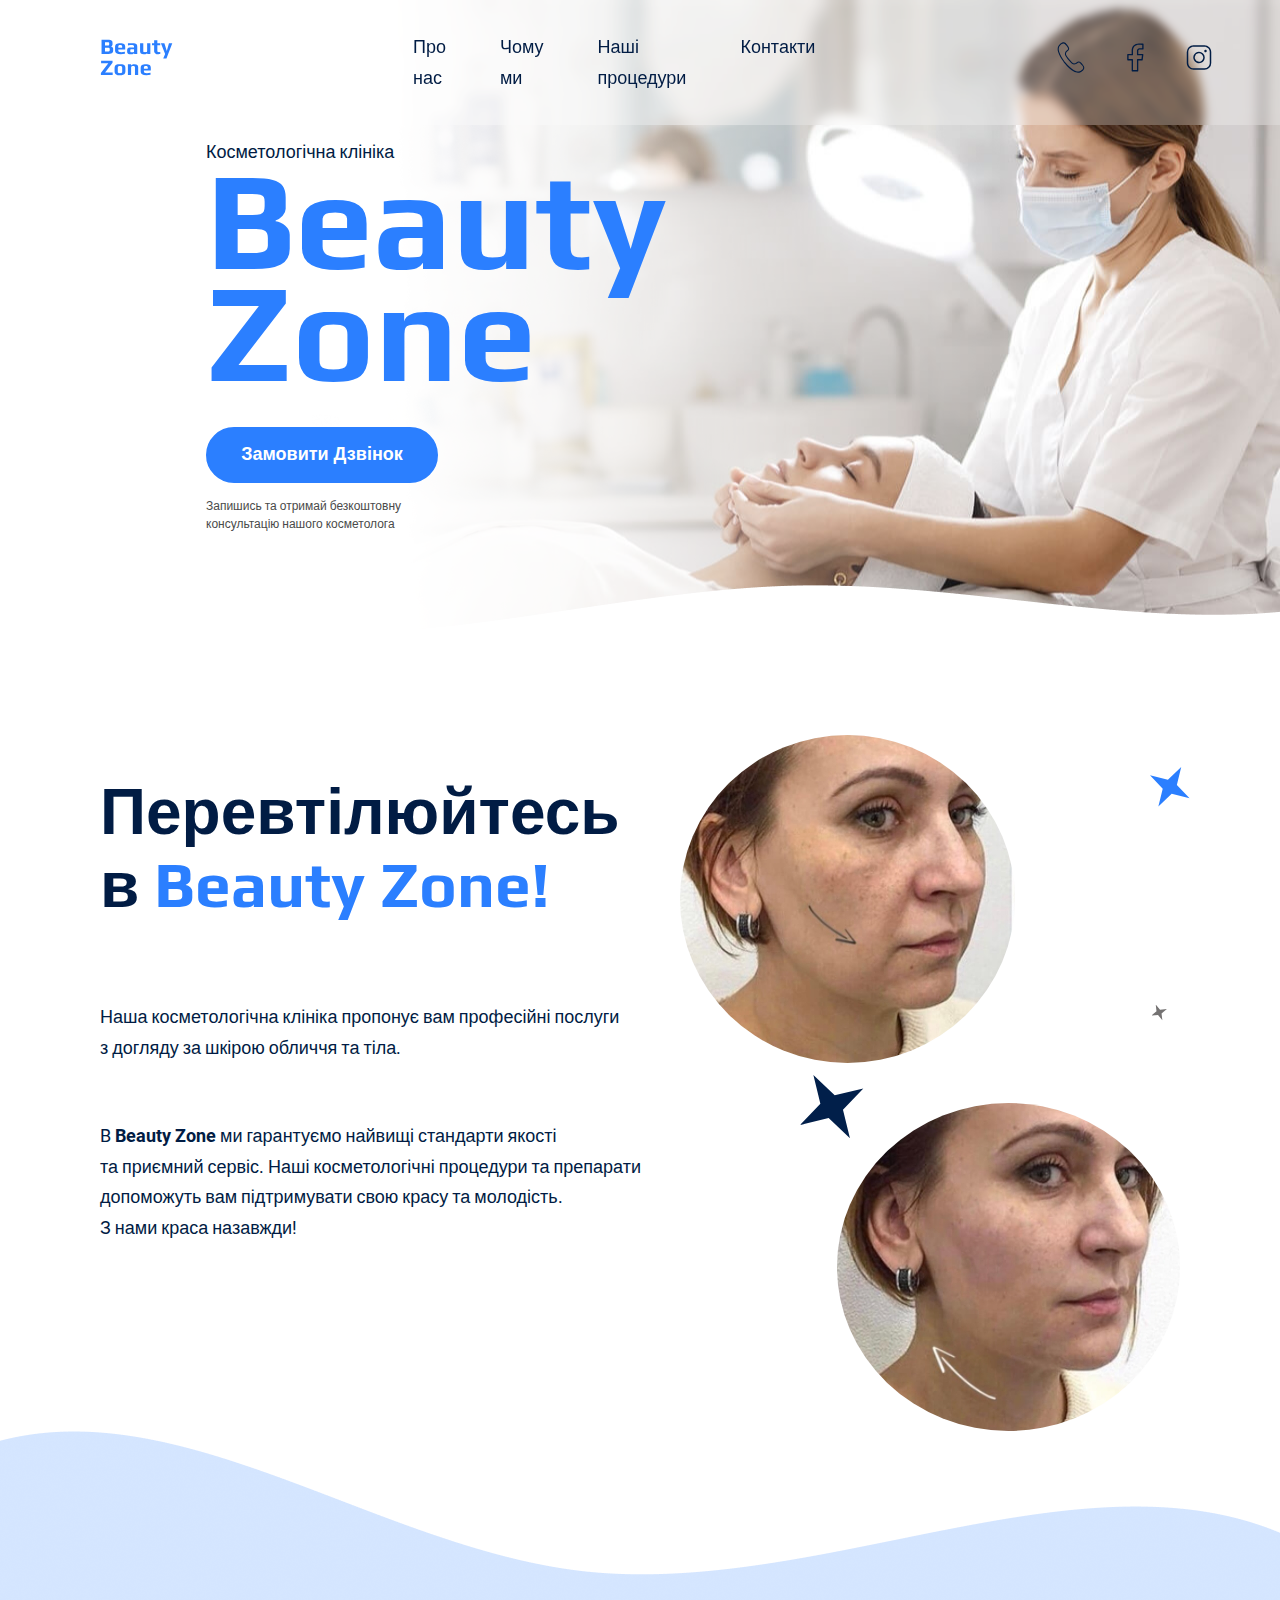
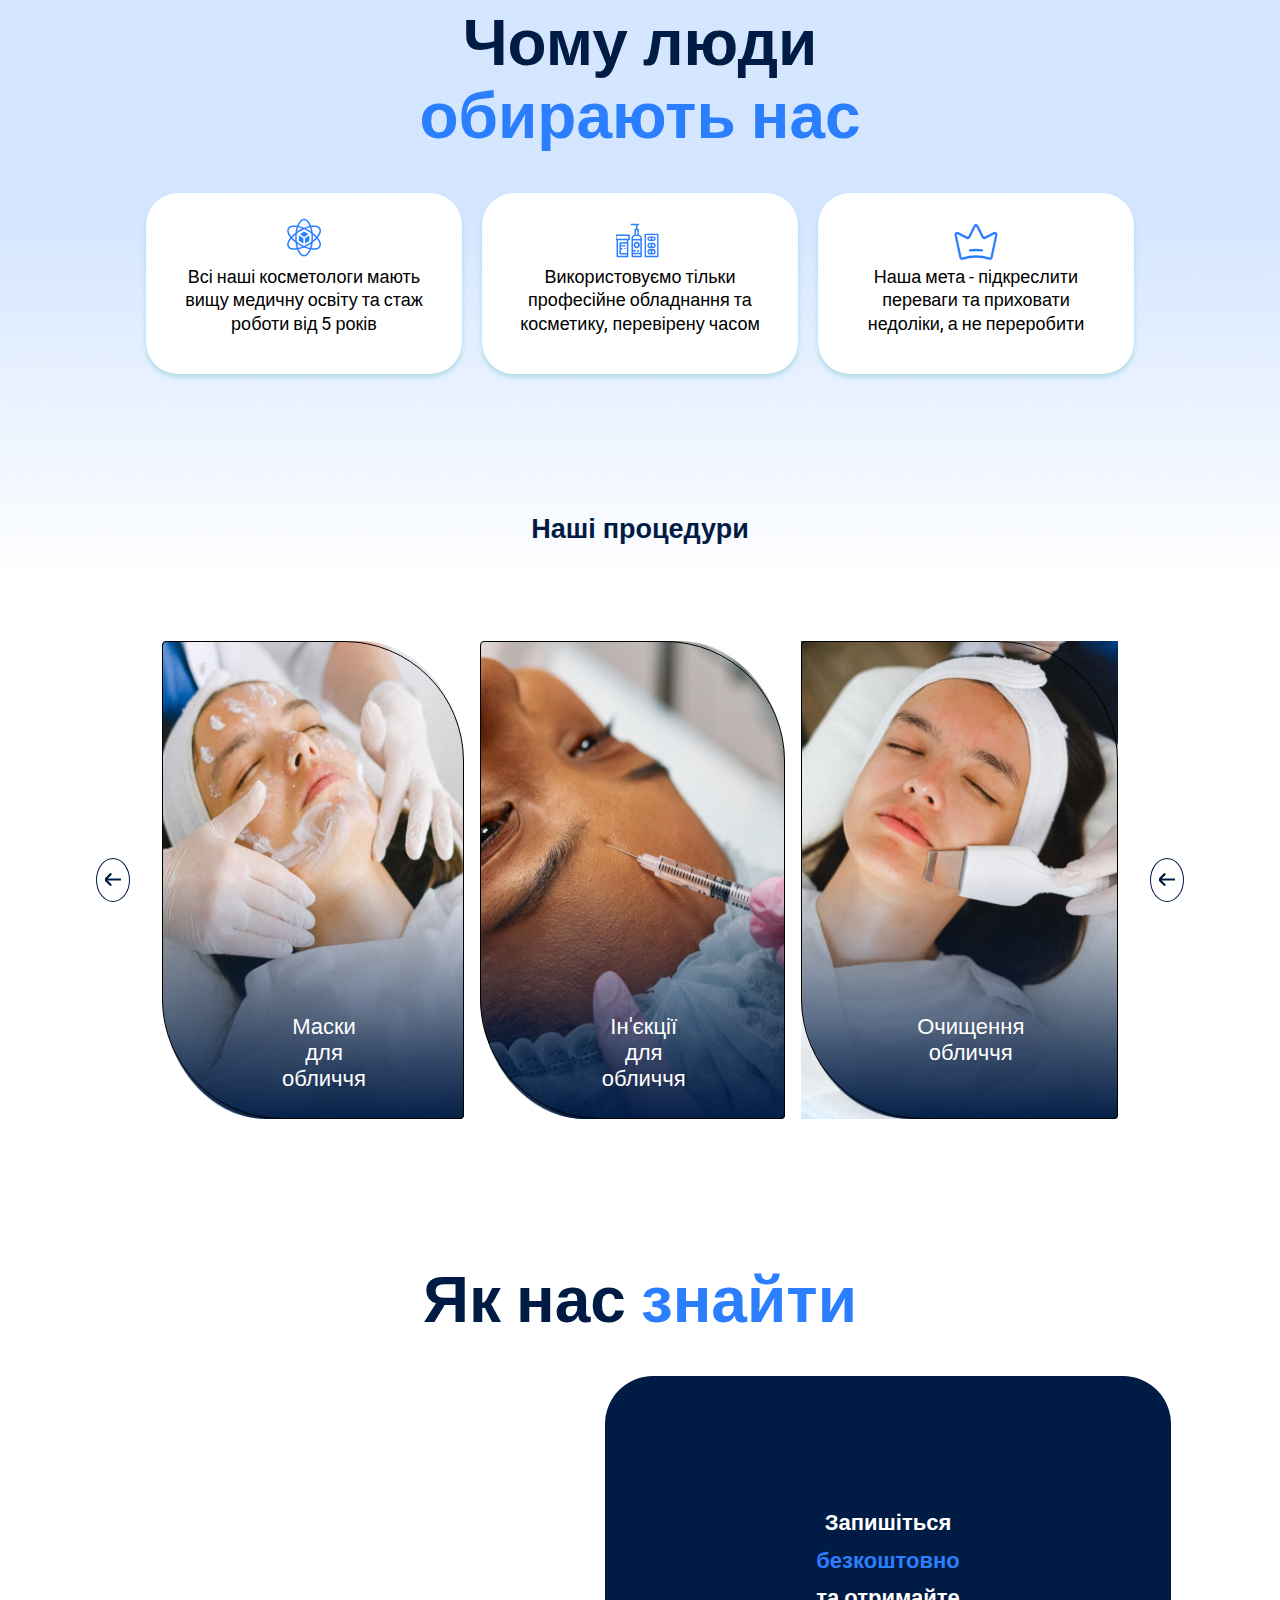
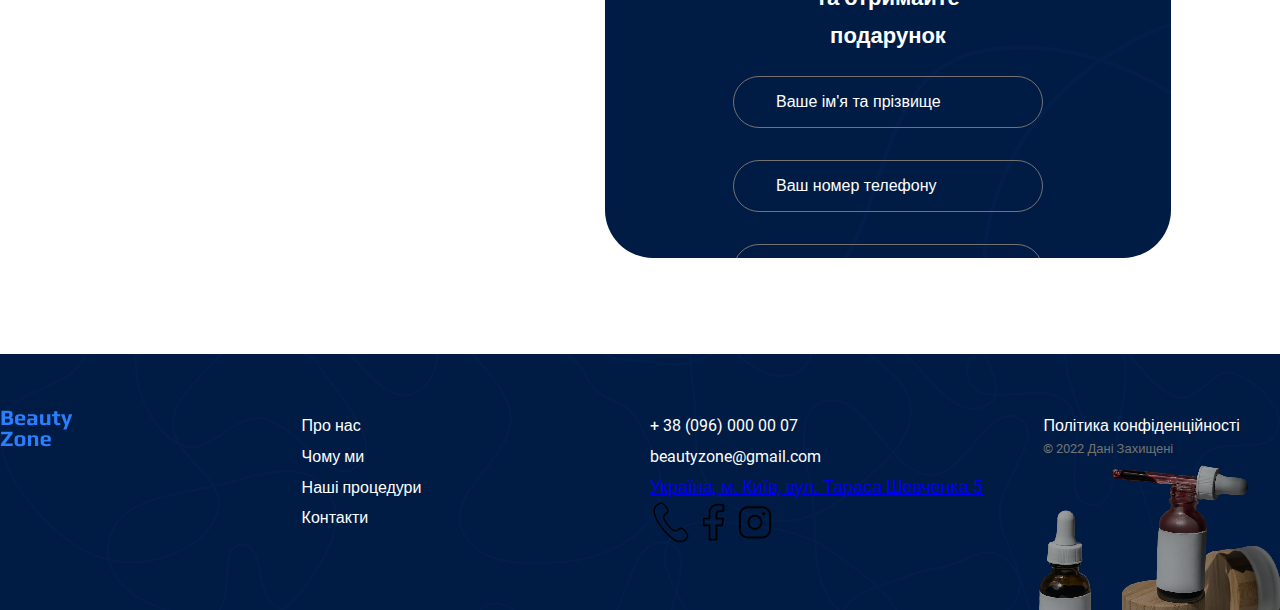
<file: index.html>
<!DOCTYPE html>
<html lang="en">
  <head>
    <meta charset="UTF-8" />
    <meta name="viewport" content="width=device-width, initial-scale=1.0" />
    <title>Beauty Zone</title>

    <link rel="stylesheet" href="css/styles.css" />
  </head>
  <body>
    <header class="header">
      <div class="container header__container">
        <img
          class="header__back"
          src="./images/background.png"
          alt="main-background"
        />
        <nav class="header__nav">
          <a href="index.html">
            <img src="images/logo.svg" alt="Логотип Beauty Zone" />
          </a>
          <ul class="header__menu">
            <li>
              <a class="header__link" href="#about-us-section">Про нас</a>
            </li>
            <li>
              <a class="header__link" href="#choose-us-section">Чому ми</a>
            </li>
            <li>
              <a class="header__link" href="#our-procedures-section"
                >Наші процедури</a
              >
            </li>
            <li>
              <a class="header__link" href="#contact-section">Контакти</a>
            </li>
          </ul>
          <ul class="header__icons">
            <li>
              <a href="#">
                <svg class="header__icon-link" width="32" height="32">
                  <use href="./images/icons.svg#icon-telephone-receiver"></use>
                </svg>
              </a>
            </li>
            <li>
              <a href="#">
                <svg class="header__icon-link" width="32" height="32">
                  <use href="./images/icons.svg#icon-facebook"></use>
                </svg>
              </a>
            </li>
            <li>
              <a href="#">
                <svg class="header__icon-link" width="32" height="32">
                  <use href="./images/icons.svg#icon-instagram"></use>
                </svg>
              </a>
            </li>
          </ul>
        </nav>
      </div>
    </header>
    <main>
      <section class="hero-section section">
        <div class="container hero-section-container">
          <p class="pre-hero-title">Косметологічна клініка</p>
          <h1 class="hero-title">
            Beauty <br />
            Zone
          </h1>
          <button class="button modal-btn-open" type="button">
            Замовити Дзвінок
          </button>
          <p class="advice">
            Запишись та отримай безкоштовну <br />
            консультацію нашого косметолога
          </p>
        </div>
      </section>
      <section class="about-us-section section" id="about-us-section">
        <div class="container">
          <div class="about-us-container">
            <div class="about-us-content">
              <h2 class="section-title-first">
                Перевтілюйтесь <br />
                в <span class="accent">Beauty Zone!</span>
              </h2>
              <p>
                Наша косметологічна клініка пропонує вам професійні послуги
                <br />
                з догляду за шкірою обличчя та тіла.
              </p>
              <p class="first-section-text">
                B <span class="accent">Beauty Zone</span> ми гарантуємо найвищі
                стандарти якості <br />
                та приємний сервіс. Наші косметологічні процедури та препарати
                <br />
                допоможуть вам підтримувати свою красу та молодість. <br />
                З нами краса назавжди!
              </p>
            </div>
            <div class="about-us-images">
              <svg class="stars about-us-star-1" width="64" height="64">
                <use href="./images/icons.svg#icon-star_1"></use>
              </svg>
              <svg class="stars about-us-star-2" width="40" height="40">
                <use href="./images/icons.svg#icon-star_2"></use>
              </svg>
              <svg class="stars about-us-star-3" width="16" height="16">
                <use href="./images/icons.svg#icon-star_3"></use>
              </svg>

              <img
                class="about-us-before"
                src="images/Face-before.jpeg"
                alt="Face before procedures"
              />
              <img
                class="about-us-after"
                src="images/Face-after.jpeg"
                alt="Face after procedures"
              />
            </div>
          </div>
        </div>
      </section>
      <div class="wave-background">
        <section class="choose-us-section section" id="choose-us-section">
          <div class="container">
            <h2 class="section-title">
              Чому люди <br />
              <span class="accent">обирають нас</span>
            </h2>
            <ul class="choose-list">
              <li>
                <article class="choose-card">
                  <svg class="choose-icon" width="48" height="48">
                    <use href="./images/icons.svg#icon-nuclear"></use>
                  </svg>
                  <p class="why-we-are-good">
                    Всі наші косметологи мають вищу медичну освіту та стаж
                    роботи від 5 років
                  </p>
                </article>
              </li>
              <li>
                <article class="choose-card">
                  <svg class="choose-icon" width="48" height="48">
                    <use href="./images/icons.svg#icon-medicine-soap"></use>
                  </svg>
                  <p class="why-we-are-good">
                    Використовуємо тільки професійне обладнання та косметику,
                    перевірену часом
                  </p>
                </article>
              </li>
              <li>
                <article class="choose-card">
                  <svg class="choose-icon" width="48" height="48">
                    <use href="./images/icons.svg#icon-crown-light"></use>
                  </svg>
                  <p class="why-we-are-good">
                    Наша мета - підкреслити переваги та приховати недоліки, а не
                    переробити
                  </p>
                </article>
              </li>
            </ul>
          </div>
        </section>
        <section
          class="section our-procedures-section section"
          id="Our_procedures"
        >
          <div class="container our-procedures-section__container">
            <div class="our-procedures-section__flex">
              <h2 class="section__title">
                Наші <span class="accent">процедури</span>
              </h2>
              <div class="our-procedures-section__scroll-flex">
                <button class="carousel-button" type="button">
                  <svg width="16" height="16">
                    <use href="./images/icons.svg#icon-Arrow-left"></use>
                  </svg>
                </button>
                <ul class="our-procedures-section__procedures-boxes">
                  <li class="procedures-box">
                    <article class="procedures-box__card">
                      <img
                        class="procedures-box__gradient"
                        src="./images/gradient.png"
                        alt=""
                      />
                      <img
                        class="procedures-box__mask-image"
                        src="./images/first-mask.jpg"
                        alt="first_mask"
                      />
                      <h3 class="procedures-box__mask-title">
                        Маски для обличчя
                      </h3>
                    </article>
                  </li>
                  <li class="procedures-box">
                    <article class="procedures-box__card">
                      <img
                        class="procedures-box__gradient"
                        src="./images/gradient.png"
                        alt=""
                      />
                      <img
                        class="procedures-box__mask-image"
                        src="./images/second-mask.jpg"
                        alt="second-mask"
                      />
                      <h3 class="procedures-box__mask-title">
                        Ін'єкції для обличчя
                      </h3>
                    </article>
                  </li>
                  <li class="procedures-box">
                    <article class="procedures-box__card">
                      <img
                        class="procedures-box__gradient"
                        src="./images/gradient.png"
                        alt=""
                      />
                      <img
                        class="procedures-box__mask-image"
                        src="./images/clean-image.jpeg"
                        alt="third-mask"
                      />
                      <h3 class="procedures-box__mask-title">
                        Очищення обличчя
                      </h3>
                    </article>
                  </li>
                </ul>
                <button
                  class="carousel-button carousel-button--right"
                  type="button"
                >
                  <svg width="16" height="16">
                    <use href="./images/icons.svg#icon-Arrow-left"></use>
                  </svg>
                </button>
              </div>
            </div>
          </div>
        </section>
      </div>
      <section class="contact-section section" id="contact-section">
        <div class="container">
          <h2 class="section-title">
            Як нас <span class="accent">знайти</span>
          </h2>
          <div class="contact-container">
            <div class="contact-info">
              <iframe
                class="contact-map"
                src="https://www.google.com/maps/embed?pb=!1m18!1m12!1m3!1d2537.4764756686595!2d30.772655312714917!3d50.50670067148456!2m3!1f0!2f0!3f0!3m2!1i1024!2i768!4f13.1!3m3!1m2!1s0x40d4d97de411b701%3A0x48116b28f7f00d94!2z0LLRg9C70LjRhtGPINCi0LDRgNCw0YHQsCDQqNC10LLRh9C10L3QutCwLCA1LCDQkdGA0L7QstCw0YDQuCwg0JrQuNGX0LLRgdGM0LrQsCDQvtCx0LvQsNGB0YLRjCwg0KPQutGA0LDRl9C90LAsIDA3NDAw!5e0!3m2!1suk!2spl!4v1710249678180!5m2!1suk!2spl"
                width="605"
                height="481"
                style="border: 0"
                allowfullscreen=""
                loading="lazy"
                referrerpolicy="no-referrer-when-downgrade"
              ></iframe>
              <div class="contact-modal">
                <p class="contact-modal-text">
                  Запишіться <br />
                  <span class="contact-modal-span">безкоштовно</span><br />
                  та отримайте <br />
                  подарунок
                </p>
                <form autocomplete="on" name="modal-form"></form>
                <div class="contact-form-field">
                  <label
                    class="contact-form-label visually-hidden"
                    for="user-name"
                    >Ім'я</label
                  >
                  <input
                    class="contact-form-input"
                    type="text"
                    name="user-name"
                    id="user-name"
                    placeholder="Ваше ім'я та прізвище"
                    required
                    minlength="2"
                    maxlength="20"
                  />
                </div>

                <div class="contact-form-field">
                  <label
                    class="contact-form-label visually-hidden"
                    for="user-tel"
                    >Телефон</label
                  >
                  <input
                    class="contact-form-input"
                    type="tel"
                    name="user-tel"
                    id="user-tel"
                    placeholder="Ваш номер телефону"
                    required
                    pattern="^\+[0-9]{12}"
                  />
                </div>

                <div class="contact-form-field">
                  <label
                    class="contact-form-label visually-hidden"
                    for="user-email"
                    >Електронна пошта</label
                  >
                  <input
                    class="contact-form-input"
                    type="email"
                    name="user-email"
                    id="user-email"
                    placeholder="Ваша електронна пошта"
                    required
                  />
                </div>

                <button class="contact-form-button button" type="submit">
                  Замовити дзвінок
                </button>
                <p class="contact-form-terms">
                  Натискаючи на кнопку я погоджуюсь з
                  <a class="contact-form-terms-link" href="#"
                    >політикою конфіденційності</a
                  >
                </p>
              </div>
            </div>
          </div>
        </div>
      </section>
    </main>
    <footer class="footer">
      <div class="container">
        <div class="footer-container">
          <nav class="footer-nav">
            <div class="footer-logo">
              <a href="index.html">
                <img src="images/logo.svg" alt="Логотип Beauty Zone" />
              </a>
            </div>
            <ul class="footer-menu">
              <li>
                <a class="adress-link" href="#about-us-section">Про нас</a>
              </li>
              <li>
                <a class="adress-link" href="#choose-us-section">Чому ми</a>
              </li>
              <li>
                <a class="adress-link" href="#our-procedures-section"
                  >Наші процедури</a
                >
              </li>
              <li>
                <a class="adress-link" href="#contact-section">Контакти</a>
              </li>
            </ul>
          </nav>
          <address class="footer-adress">
            <div class="adress-list">
              <ul>
                <li>
                  <a class="adress-link" href="tel:+380960000007"
                    >+ 38 (096) 000 00 07</a
                  >
                </li>
                <li>
                  <a class="adress-link" href="mailto:beautyzone@gmail.com"
                    >beautyzone@gmail.com</a
                  >
                </li>
                <li>
                  <a
                    class="adress-links"
                    href="https://maps.app.goo.gl/8hZrKNcWUX3NktgZ9"
                    target="_blank"
                    >Україна, м. Київ, вул. Тараса Шевченка 5</a
                  >
                </li>
              </ul>
              <ul class="header-icons-footer">
                <li>
                  <a href="#">
                    <svg class="adress-icon" width="42" height="42">
                      <use
                        href="./images/icons.svg#icon-telephone-receiver"
                      ></use>
                    </svg>
                  </a>
                </li>
                <li>
                  <a href="#">
                    <svg class="adress-icon" width="42" height="42">
                      <use href="./images/icons.svg#icon-facebook"></use>
                    </svg>
                  </a>
                </li>
                <li>
                  <a href="#">
                    <svg class="adress-icon" width="42" height="42">
                      <use href="./images/icons.svg#icon-instagram"></use>
                    </svg>
                  </a>
                </li>
              </ul>
            </div>
            <div class="adress-info">
              <a class="adress-link" href="#" target="_blank"
                >Політика конфіденційності</a
              >
              <p class="data-is-protected">&copy; 2022 Дані Захищені</p>
            </div>
          </address>
        </div>
      </div>
    </footer>
    <div class="backdrop is-hidden">
      <div class="modal">
        <button class="modal-btn-close" type="button">Close</button>
        <h2 class="modal-title">Замовити дзвінок</h2>
        <p class="modal-text">
          Запишіться <br />
          <span class="modal-span">безкоштовно</span><br />
          та отримайте <br />
          подарунок
        </p>
        <form autocomplete="on" name="modal-form"></form>
        <div class="form-field">
          <label class="form-label visually-hidden" for="user-name">Ім'я</label>
          <input
            class="form-input"
            type="text"
            name="user-name"
            id="username"
            placeholder="Ваше ім'я та прізвище"
            required
            minlength="2"
            maxlength="20"
          />
        </div>

        <div class="form-field">
          <label class="form-label visually-hidden" for="user-tel"
            >Телефон</label
          >
          <input
            class="form-input"
            type="tel"
            name="user-tel"
            id="usertel"
            placeholder="Ваш номер телефону"
            required
            pattern="^\+[0-9]{12}"
          />
        </div>

        <div class="form-field">
          <label class="form-label visually-hidden" for="user-email"
            >Електронна пошта</label
          >
          <input
            class="form-input"
            type="email"
            name="user-email"
            id="useremail"
            placeholder="Ваша електронна пошта"
            required
          />
        </div>

        <button class="button form-button" type="submit">
          Замовити дзвінок
        </button>
        <p class="form-terms">
          Натискаючи на кнопку я погоджуюсь з
          <a class="form-terms-link" href="#">політикою конфіденційності</a>
        </p>
      </div>
    </div>

    <script src="./modal.js"></script>
  </body>
</html>
</file>
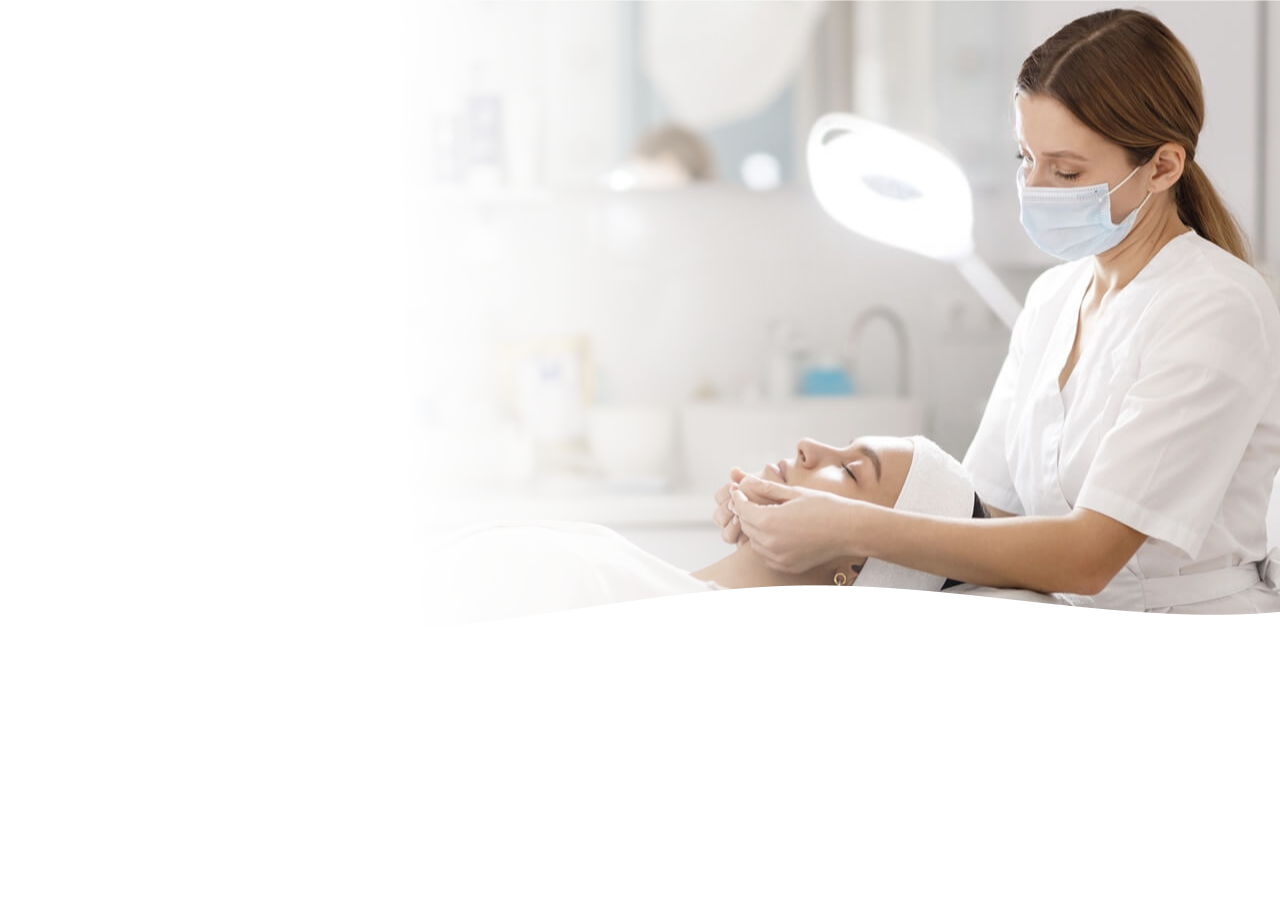
<file: пп/index.html>
<!DOCTYPE html>
<html lang="en">
  <head>
    <meta charset="UTF-8" />
    <meta name="viewport" content="width=device-width, initial-scale=1.0" />
    <title>Document</title>
    <link rel="stylesheet" href="./main.css" />
  </head>
  <body>
    <header class="header">
      <div class="container header-container">
        <img class="photo" src="./background.png" alt="fsdf" />
      </div>
    </header>
    <main>
      <section class="hero-section">
        <div class="container hero-container">
          <p>dfsdfdsf</p>
        </div>
      </section>
    </main>
  </body>
</html>
</file>
<file: css/styles.css>
@font-face {
    font-display: swap;
    font-family: 'Play';
    font-style: normal;
    font-weight: 400;
    src: url('../fonts/play-v19-latin-regular.woff2') format('woff2');
}

@font-face {
    font-display: swap;
    font-family: 'Play';
    font-style: normal;
    font-weight: 700;
    src: url('../fonts/play-v19-latin-700.woff2') format('woff2');
}

@font-face {
    font-display: swap;
    font-family: 'Roboto';
    font-style: normal;
    font-weight: 400;
    src: url('../fonts/roboto-v30-latin-regular.woff2') format('woff2');
}

@font-face {
    font-display: swap;
    font-family: 'Roboto';
    font-style: normal;
    font-weight: 700;
    src: url('../fonts/roboto-v30-latin-700.woff2') format('woff2');
}


:root {
    --color-primary-blue: #2B7FFF;
    --color-primary-blue-dark: #011C44;
    --color-pimary-white: #ffffff;
    --color-secondary-grey: #4A4A4A;
    --color-primary-blue: #2b7fff;
        --color-primary-dark: #011c44;
        --color-secondary-dark: #000;
        --color-background: #fff;
        --color-secondary-gray: #747272;
}

.visually-hidden {
    position: absolute;
    left: -10000px;
    top: auto;
    width: 1px;
    height: 1px;
    overflow: hidden;
}

/*Base*/

*,
*::after,
*::before {
    box-sizing: border-box;
}

body {
    color: var(--color-primary-blue-dark);
    font-family: 'Roboto', sans-serif ;
    font-weight: 400;
    font-size: 18px;
    line-height: 1.7;
    text-transform: none;
    margin: 0;
}

address {
    font-style: normal;
}

h2 {
    margin-bottom: 40px;
}

h1,
h2,
h3,
h4,
h5,
h6,
p {
    margin-top: 0;
}   

a {
    display: inline-block;
}

ul {
    margin: 0;
    padding: 0;
    list-style-type: none;
}

li {
    list-style-type: none;
}

address {
    font-style: normal;
}

.container {
    width: 100%;
    max-width: 1440px;
    margin: 0 auto;
}

.section {
    padding: 48px 0;
    padding-bottom: 96px;
}

/* Hero */
.hero-section {
    background-repeat: no-repeat;
    background-position: right top;
    background-size: cover;
    padding-bottom: 190px;
    padding-top: 16px;
}

.hero-section-container {
    padding-left:206px;
}

.hero-title {
    color: var(--color-primary-blue);
    font-family: 'Play', sans-serif;
    font-weight: 700;
    font-size: 140px;
    line-height: 0.8;
    margin-bottom: 40px;
}

.hero-image{
    border-radius: 50%;
    margin-bottom: 40px;
}

.hero-image-second{
    border-radius: 50%;
    margin-left: 204px;
}


.advice {
    color: var(--color-secondary-grey);
}
 
/* Link */ 
.link {
    color: var(--color-primary-blue-dark);
    font-size: 18px;
    font-weight: 400;
    line-height: 1.2;
    text-decoration: none; 
}

.link:hover{
    color: var(--color-primary-blue);
    font-size: 18px;
    font-weight: 700;
    line-height: 1.2;
}

/* Header */
.header__container {
    position: relative;
    display: flex;
    align-items: center;
}

.header__back {
    position: absolute;
    z-index: -1;
    top: 0;
}

.header__nav {
    display: flex;
    align-items: center;
    flex-grow: 1;
    gap: 240px;
    padding: 32px 100px;
    backdrop-filter: blur(5px);
    background-color: rgba(255, 255, 255, 0.25);
}

.header__menu {
    display: flex;
    gap: 54px;
    width: 100%;
}

.header__link {
    display: flex;
    color: var(--color-primary-dark);
    text-decoration: none;
    -webkit-transition: color 0.2s;
    transition: color 0.2s;
}

.header__link:hover {
    color: var(--color-primary-blue);
}

.header__icons {
    display: flex;
    -webkit-box-pack: start;
    -ms-flex-pack: start;
    justify-content: flex-start;
    -webkit-box-align: center;
    -ms-flex-align: center;
    align-items: center;
    gap: 32px;
}

.header__icon-link {
    fill: var(--color-primary-dark);
    -webkit-transition: fill 0.2s;
    transition: fill 0.2s;
}

.header__icon-link:hover {
    fill: var(--color-primary-blue);
}
/* Button */
.button {
    color: var(--color-pimary-white);
    background-color: var(--color-primary-blue);
    border: 2px solid var(--color-primary-blue) ;
    border-radius: 30px;
    cursor: pointer;
    font-weight: 600;
    font-size: 18px;
    line-height: 1.2;
    width: 232px;
    height: 56px;
    margin-bottom: 14px;
}

.button:hover {
    background-color: transparent ;
    color: var(--color-primary-blue-dark);
    border: 2px solid var(--color-primary-blue);
}

/* About us */
.about-us-section {
    position: relative;
    padding: 0;
}

.about-us-container {
    display: flex;
    justify-content: space-between;
    gap: 32px;
    padding: 0 100px;
}

.about-us-content {
    display: flex;
        -webkit-box-orient: vertical;
        -webkit-box-direction: normal;
        -ms-flex-direction: column;
        flex-direction: column;
        -webkit-box-align: start;
        -ms-flex-align: start;
        align-items: flex-start;
        gap: 40px;
        max-width: 710px;
        width: 100%;
        padding-top: 40px;
}

.about-us-images {
    position: relative;
        display: grid;
        -webkit-column-gap: 0;
        -moz-column-gap: 0;
        column-gap: 0;
        row-gap: 40px;
        max-width: 500px;
        width: 100%;
        justify-items: start;
}

.about-us-before {
    justify-self: start;
    border-radius: 50%;
}

.about-us-after {
    justify-self: end;
    border-radius: 50%;
}

.stars {
    position: absolute;
    -webkit-animation-name: spin;
    animation-name: spin;
    -webkit-animation-duration: 1.5s;
    animation-duration: 1.5s;
    -webkit-animation-iteration-count: infinite;
    animation-iteration-count: infinite;
    -webkit-animation-timing-function: ease-in-out;
    animation-timing-function: ease-in-out;
}

.about-us-star-1 {
    top: 340px;
    left: 120px;
}

.about-us-star-2 {
    top: 32px;
    left: 470px;
}

.about-us-star-3 {
    top: 270px;
    left: 472px;
}



/* Procedures */
.our-procedures-section__container {
    padding: 0 112px;
}

.our-procedures-section__flex {
    display: -webkit-box;
    display: -ms-flexbox;
    display: flex;
    -webkit-box-orient: vertical;
    -webkit-box-direction: normal;
    -ms-flex-direction: column;
    flex-direction: column;
    -webkit-box-align: center;
    -ms-flex-align: center;
    align-items: center;
    gap: 48px;
}

.our-procedures-section__procedures-boxes {
    display: -webkit-box;
    display: -ms-flexbox;
    display: flex;
    gap: 16px;
}

.our-procedures-section__scroll-flex {
    display: -webkit-box;
    display: -ms-flexbox;
    display: flex;
    -webkit-box-align: center;
    -ms-flex-align: center;
    align-items: center;
    gap: 32px;
}

.procedures-box {
    position: relative;
    -webkit-transition: -webkit-transform 0.3s;
    transition: -webkit-transform 0.3s;
    transition: transform 0.3s;
    transition: transform 0.3s, -webkit-transform 0.3s;
}

.procedures-box:hover {
    -webkit-transform: scale(1.05);
    -ms-transform: scale(1.05);
    transform: scale(1.05);
    cursor: pointer;
}

.procedures-box__card {
    border: 1px solid black;
    border-radius: 4px 120px 4px 120px;
    padding: 372px 93px 32px 115px;
    text-align: center;
}

.procedures-box__gradient {
    position: absolute;
    left: 0;
    top: 0;
    width: 100%;
    height: 100%;
    z-index: -1;
}

.procedures-box__mask-image {
    position: absolute;
    left: 0;
    top: 0;
    width: 100%;
    height: 100%;
    z-index: -2;
}

.procedures-box__mask-title {
    position: relative;
    color: var(--color-background);
    font-weight: 400;
    font-size: 22px;
    line-height: 1.18;
    max-height: 50px;
    height: 100%;
}

/* Advantages Section */
.section-title {
    color: var(--color-primary-blue-dark);
    font-family: 'Play', sans-serif;
        font-weight: 700;
        font-size: 64px;
        line-height: 1.15;
        text-align: center;
}
.section-title .accent {
    color: var(--color-primary-blue);
}

.section-title-first {
    color: var(--color-primary-blue-dark);
    font-family: 'Play', sans-serif;
    font-weight: 700;
    font-size: 64px;
    line-height: 1.15;
}

.section-title-first .accent {
    color: var(--color-primary-blue);
    font-family: 'Play', sans-serif;
    font-weight: 700;
    font-size: 64px;
    line-height: 1.15;
}

/* choose-us-section */
.choose-us-section {
    padding-bottom: 85px;
    padding-top: 175px;
}

.choose-list {
    display: flex;
    justify-content: center;
    flex-wrap: wrap;
    gap: 20px;
}

.choose-card {
    padding: 24px 32px;
    width:316px ;
    height:181px ;
    border-radius: 32px;
    box-shadow:0 3px 5px lightblue ;
    background-color: #ffffff;
}

.why-we-are-good {
    color: #000000;
    font-size: 18px;
    line-height: 1.3;
    text-align: center;
}

.choose-icon {
    display: flex;
    margin-left: 102px;
    fill: var(--color-primary-blue);
}




/*contact-section*/
.contact-section {
    padding-bottom: 96px;
}

.contact-container {
    display: flex;
}

.contact-info {
    display: flex;
}

/* Pre Hero Title */
.pre-hero-title {
    font-size: 18px;
    line-height: 1.2;
    margin-bottom: 0;
}

/* Advice Section */
.advice {
    font-size: 12px;
    line-height: 1.5;;
}

/* First Section text */
.first-section-text .accent {
    font-weight: 600;
}

/* data-is-protected */
.data-is-protected {
    color: #747272;
    font-size: 13px;
    line-height: 1.17;
}

/* Contact Section */
.contact-container {
    display: flex;
}

 .contact-map {
     flex-shrink: 0;
     border: none;
     border-radius: 32px;
 }

 /* Footer */
 .footer-container {
    display: flex;
    gap: 20px;
 }

.footer-nav, .footer-adress {
    display: flex;
    flex-basis: 50%;
    gap: 20px;
}

.header-icons-footer {
    display: flex;
}

.footer-logo,
.footer-menu {
    flex-grow: 1;
}

.adress-list,
.adress-info {
    flex-grow: 1;
}

.adress-link {
    color: var(--color-pimary-white);
    font-size: 16px;
    line-height: 1.17;
    text-decoration: none;
}

.adress-icon {
    color: var(--color-pimary-white);
}

.adress-copyright {
    font-size: 14px;
}

.footer {
    overflow: hidden;
    position: relative;
    background-image: url('../images/footer-background.png');
    background-color: var(--color-primary-blue-dark);
    background-repeat: no-repeat;
    background-size: cover;
    background-position: center;
}

.footer {
    padding: 56px 0;
}

.footer::after {
    position: absolute;
        width: 250px;
        height: 150px;
        bottom: 0;
        right: 0;
        background-image: url(../images/footer-materials.png);
        background-repeat: no-repeat;
        content: "";
}

/*carousel*/

.carousel-button {
    display: flex;
    align-items: center;
    justify-content: center;
    width: 44px;
    height: 44px;
    padding: 0;
    border-radius: 50%;
    fill: var(--color-primary-blue-dark);
    background-color: transparent;
    border: 1px solid var(--color-primary-blue-dark);
    cursor: pointer;
}

.carousel-button:hover {
    background-color: var(--color-primary-blue);
    fill: white;
    border: 1px solid white;
}

.wave-background {
    background-image: url(../images/background-big.png);
    background-repeat: no-repeat;
    background-position: top;
}

/* Modal */
.backdrop {
    position: fixed;
    top: 0;
    left: 0;
    right: 0;
    bottom: 0;
    background-color: rgba(0, 0, 0, 0.5);
    display: flex;
    align-items: center;
    justify-content: center;
    padding: 20px 0;
    transition: opacity .3s, visibility .3s;
}

.modal {
    position: relative;
    width: 100%;
    max-width: 723px;
    height: 100%;
    max-height: 848px;
    padding: 128px;
    background-image: url(../images/modal-background.png);
    background-color: var(--color-primary-blue-dark);
    border-radius: 48px;
    overflow-y: auto;
    color: var(--color-pimary-white);
    text-align: center;
}

.modal-btn-close {
    position: absolute;
    top: 40px;
    right: 40px;
}

.backdrop.is-hidden {
    opacity: 0;
    visibility: hidden;
    pointer-events: none;
}

.modal-span {
    color: var(--color-primary-blue);
}

/*Form*/
.form-field {
    position: relative;
    margin-bottom: 32px;
}

.form-label {
    position: absolute;
    left: 42px;
    top: 16px;
}

.form-input {
    padding: 16px 42px;
    width: 100%;
    font-size: 16px;
    line-height: 1.17;
    border: 1px solid var(--color-secondary-gray);
    border-radius: 32px;
    background-color: transparent;
    width: 310px;
        height: 52px;
}

.form-input:focus {
    border-color: var(--color-secondary-gray);
    background-color: var(--color-secondary-gray);
    color: #ffffff;
    outline: none;
}

.form-input::placeholder {
    color: #ffffff;
    font-size: 16px;
    line-height: 1.17;
}

.form-input:focus::placeholder {
    color: #ffffff;
}

.form-button {
    margin: 0 auto 24px;
    display: block;
    width: 300px;
    height: 55px; 
}

.form-button:hover {
    background-color: transparent;
    color: #ffffff;
    border: 2px solid var(--color-primary-blue);
}

.form-terms {
    margin: 0 auto;
    font-weight: 500;
    font-size: 12px;
    line-height: 1.5;
    text-align: center;
    max-width: 220px;
    color: var(--color-secondary-gray);
}

.form-terms-link {
    color: var(--color-secondary-gray);
    text-underline-offset: 2px;
}

.modal-title {
    font-weight: 700;
    font-size: 64px;
    top: 0;
}

.modal-text {
    font-weight: 600;
    font-size: 22px;
}


/*Contact-Form*/
.contact-form-field {
    position: relative;
    margin-bottom: 32px;
}

.contact-form-label {
    position: absolute;
    left: 42px;
    top: 16px;
}

.contact-form-input {
    padding: 16px 42px;
    width: 100%;
    font-size: 16px;
    line-height: 1.17;
    border: 1px solid var(--color-secondary-gray);
    border-radius: 32px;
    background-color: transparent;
    width: 310px;
    height: 52px;
}

.contact-form-input:focus {
    border-color: var(--color-secondary-gray);
    background-color: var(--color-secondary-gray);
    color: #ffffff;
    outline: none;
}

.contact-form-input::placeholder {
    color: #ffffff;
    font-size: 16px;
    line-height: 1.17;
}

.contact-form-input:focus::placeholder {
    color: #ffffff;
}

.contact-form-button {
    margin: 0 auto 24px;
    display: block;
    width: 300px;
    height: 55px;
}

.contact-form-button:hover {
    background-color: transparent;
    color: #ffffff;
    border: 2px solid var(--color-primary-blue);
}

.contact-form-terms {
    margin: 0 auto;
    font-weight: 500;
    font-size: 12px;
    line-height: 1.5;
    text-align: center;
    max-width: 220px;
    color: var(--color-secondary-gray);
}

.contact-form-terms-link {
    color: var(--color-secondary-gray);
    text-underline-offset: 2px;
}

.contact-modal-title {
    font-weight: 700;
    font-size: 64px;
    top: 0;
}

.contact-modal-text {
    font-weight: 600;
    font-size: 22px;
}

.contact-backdrop {
    position: fixed;
    top: 0;
    left: 0;
    right: 0;
    bottom: 0;
    background-color: rgba(0, 0, 0, 0.5);
    display: flex;
    align-items: center;
    justify-content: center;
    padding: 20px 0;
    transition: opacity .3s, visibility .3s;
}

.contact-modal {
    position: relative;
    width: 100%;
    max-width: 600px;
    height: 100%;
    max-height: 482px;
    padding: 128px;
    background-image: url(../images/modal-background.png);
    background-color: var(--color-primary-blue-dark);
    border-radius: 48px;
    overflow-y: auto;
    color: var(--color-pimary-white);
    text-align: center;
}

.contact-modal-btn-close {
    position: absolute;
    top: 40px;
    right: 40px;
}

.contact-backdrop.is-hidden {
    opacity: 0;
    visibility: hidden;
    pointer-events: none;
}

.contact-modal-span {
    color: var(--color-primary-blue);
}
</file>
<file: пп/main.css>
* {
    box-sizing: border-box;
}

body {
    font-family: Roboto, sans-serif;
    font-size: 18px;
    font-style: normal;
    font-weight: 400;
    line-height: 1.15;
    text-transform: none;
    margin: 0;
}

h1,
h2,
h3,
h4,
h5,
h6 {
    margin: 0;
}

p {
    margin: 0;
}

ul {
    padding: 0;
    margin: 0;
    list-style-type: none;
}

address {
    font-style: normal;
}

.container {
    margin: 0 auto;
    max-width: 1440px;
    width: 100%;
}

.container.header-container {
    position: relative;
    max-height: 110px;
    height: 100%;
}

.hero-section {
    padding-top: 16px;
    padding-bottom: 126px;
}

.container.hero-container {
    padding: 0 206px;
}

.photo {
    z-index: -1;
}
</file>
